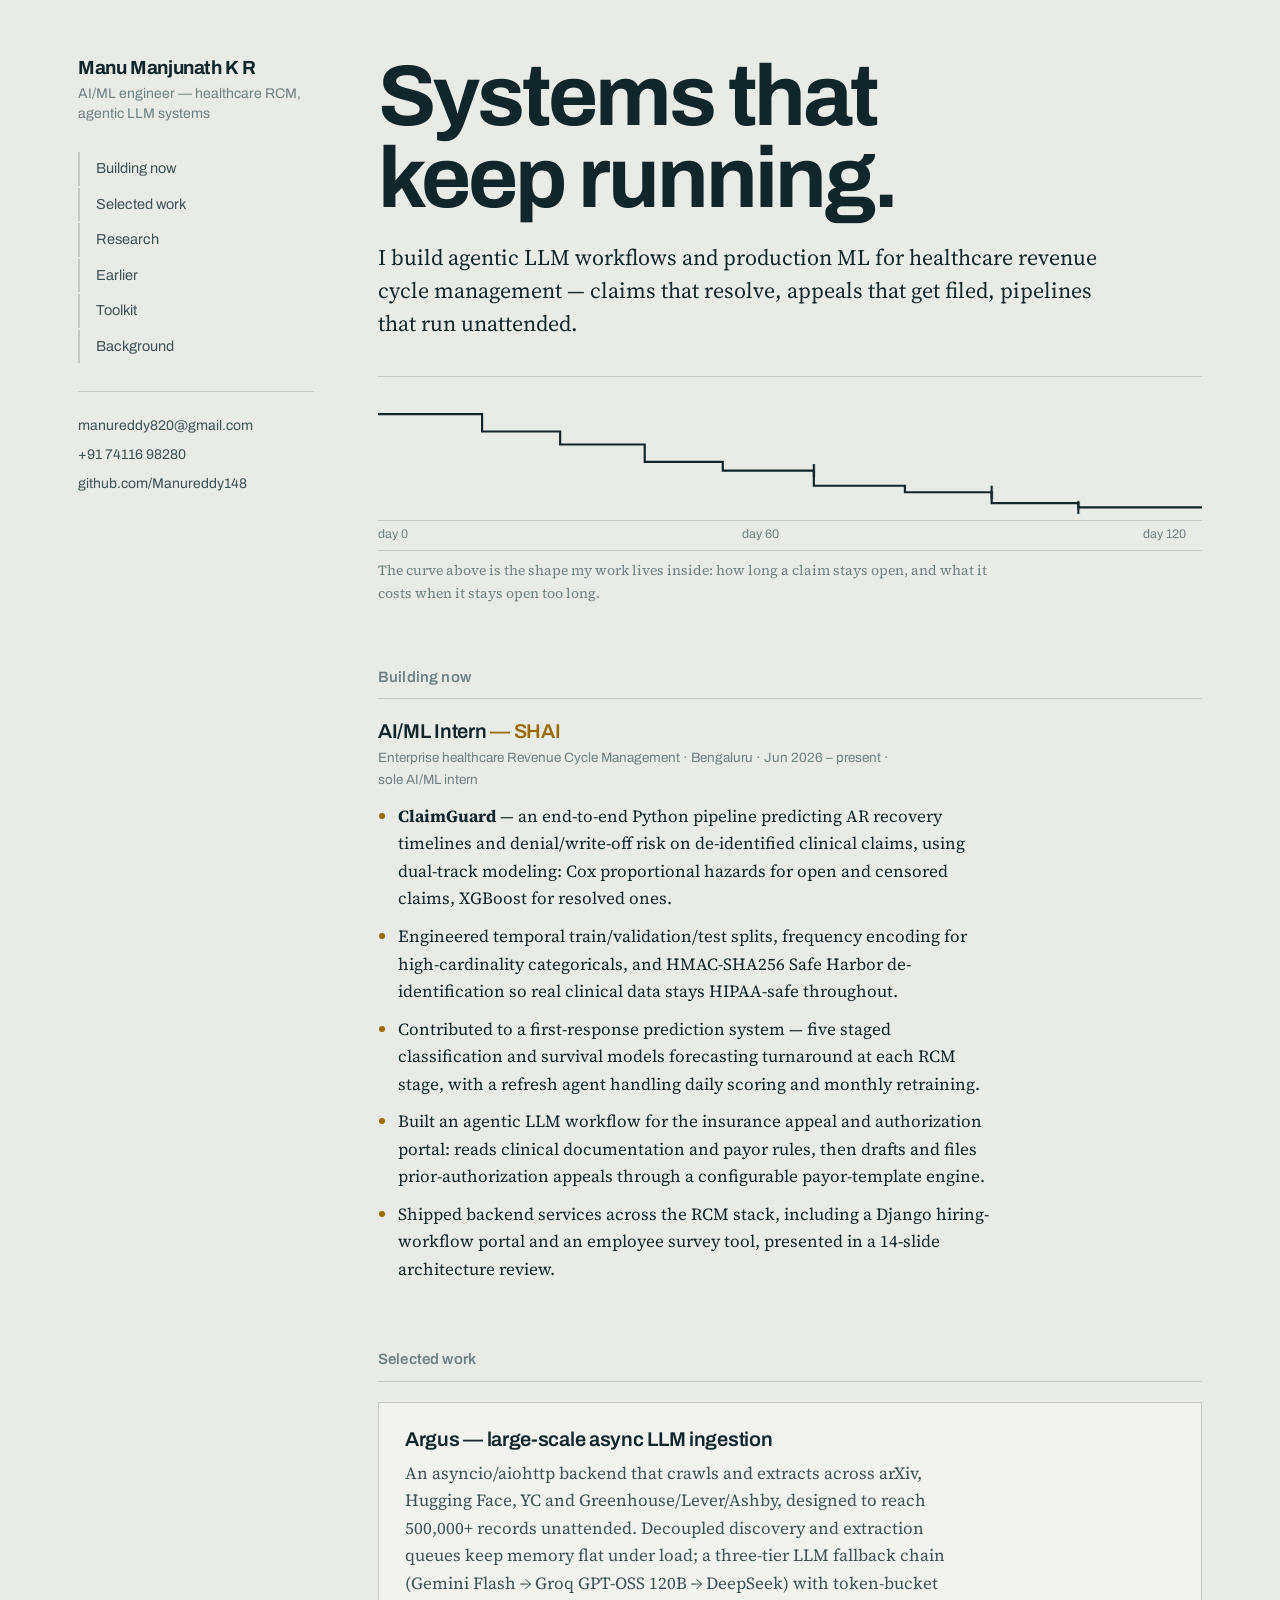
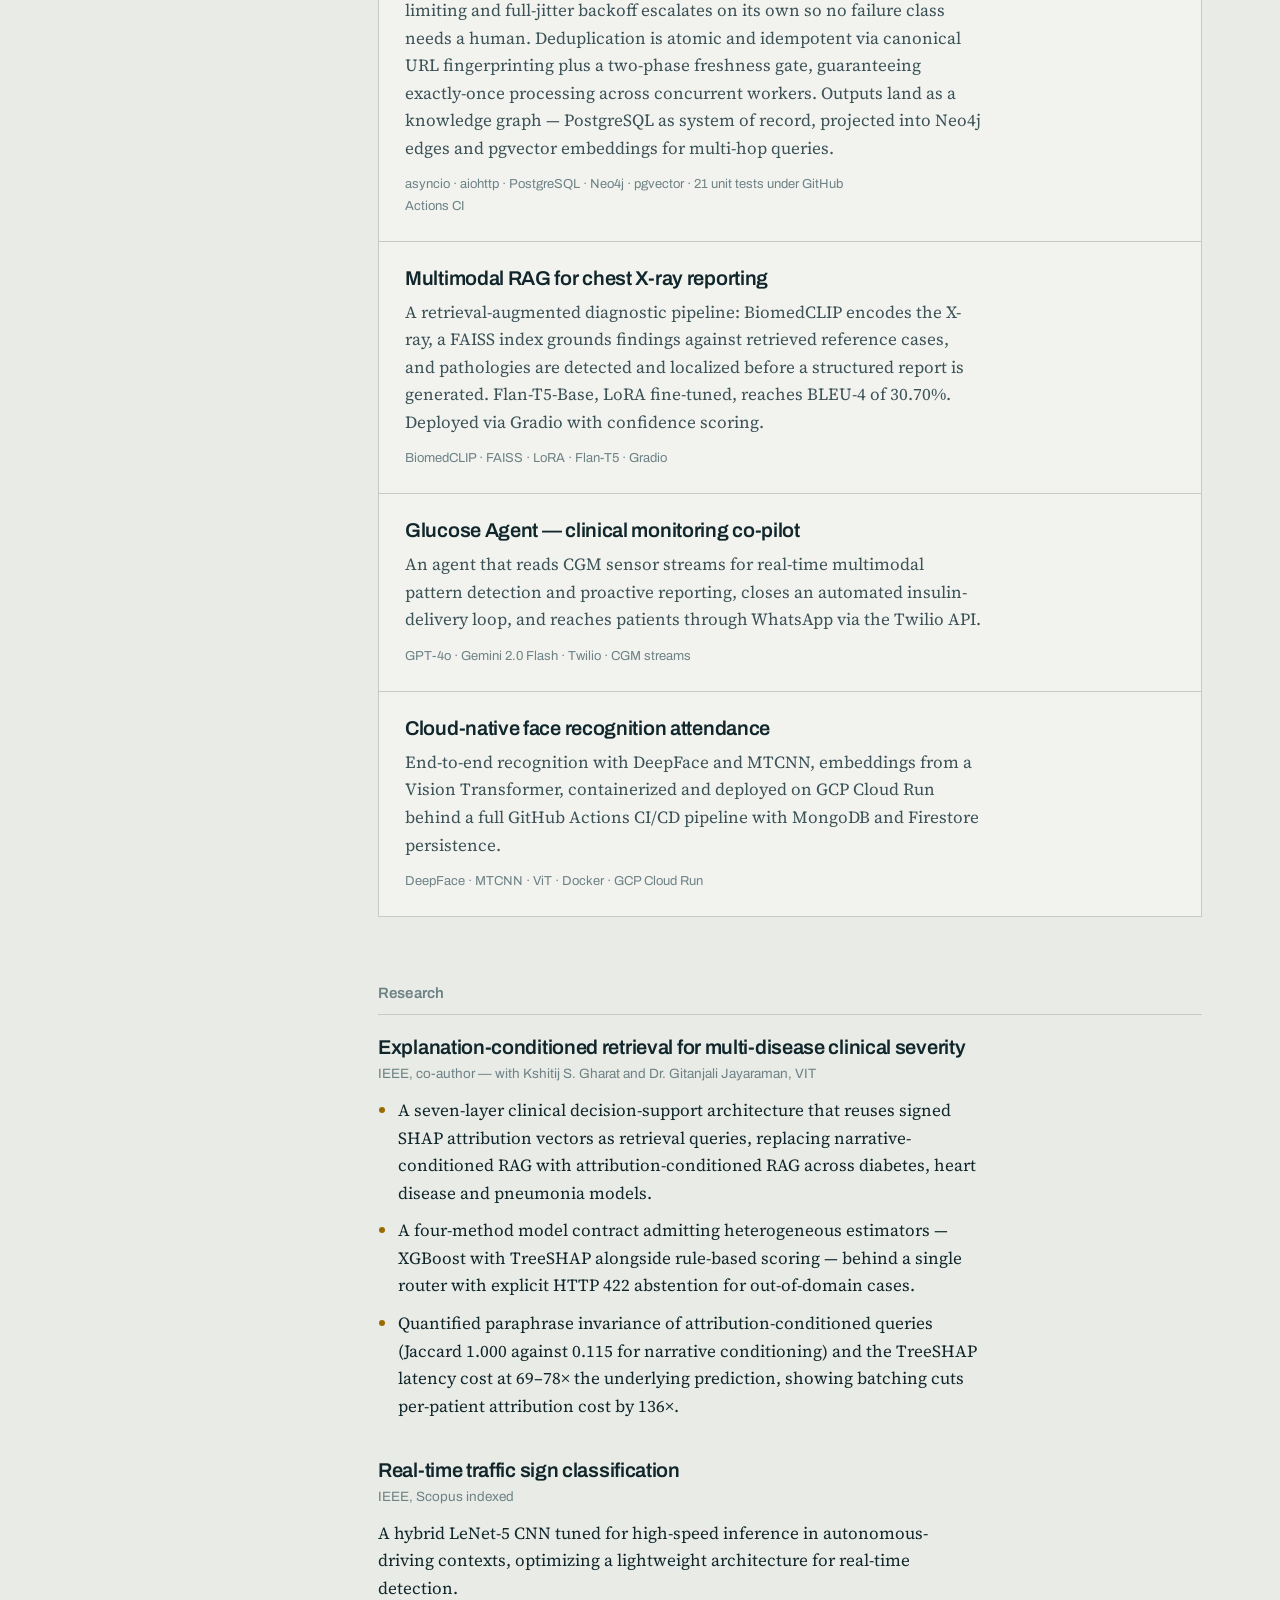
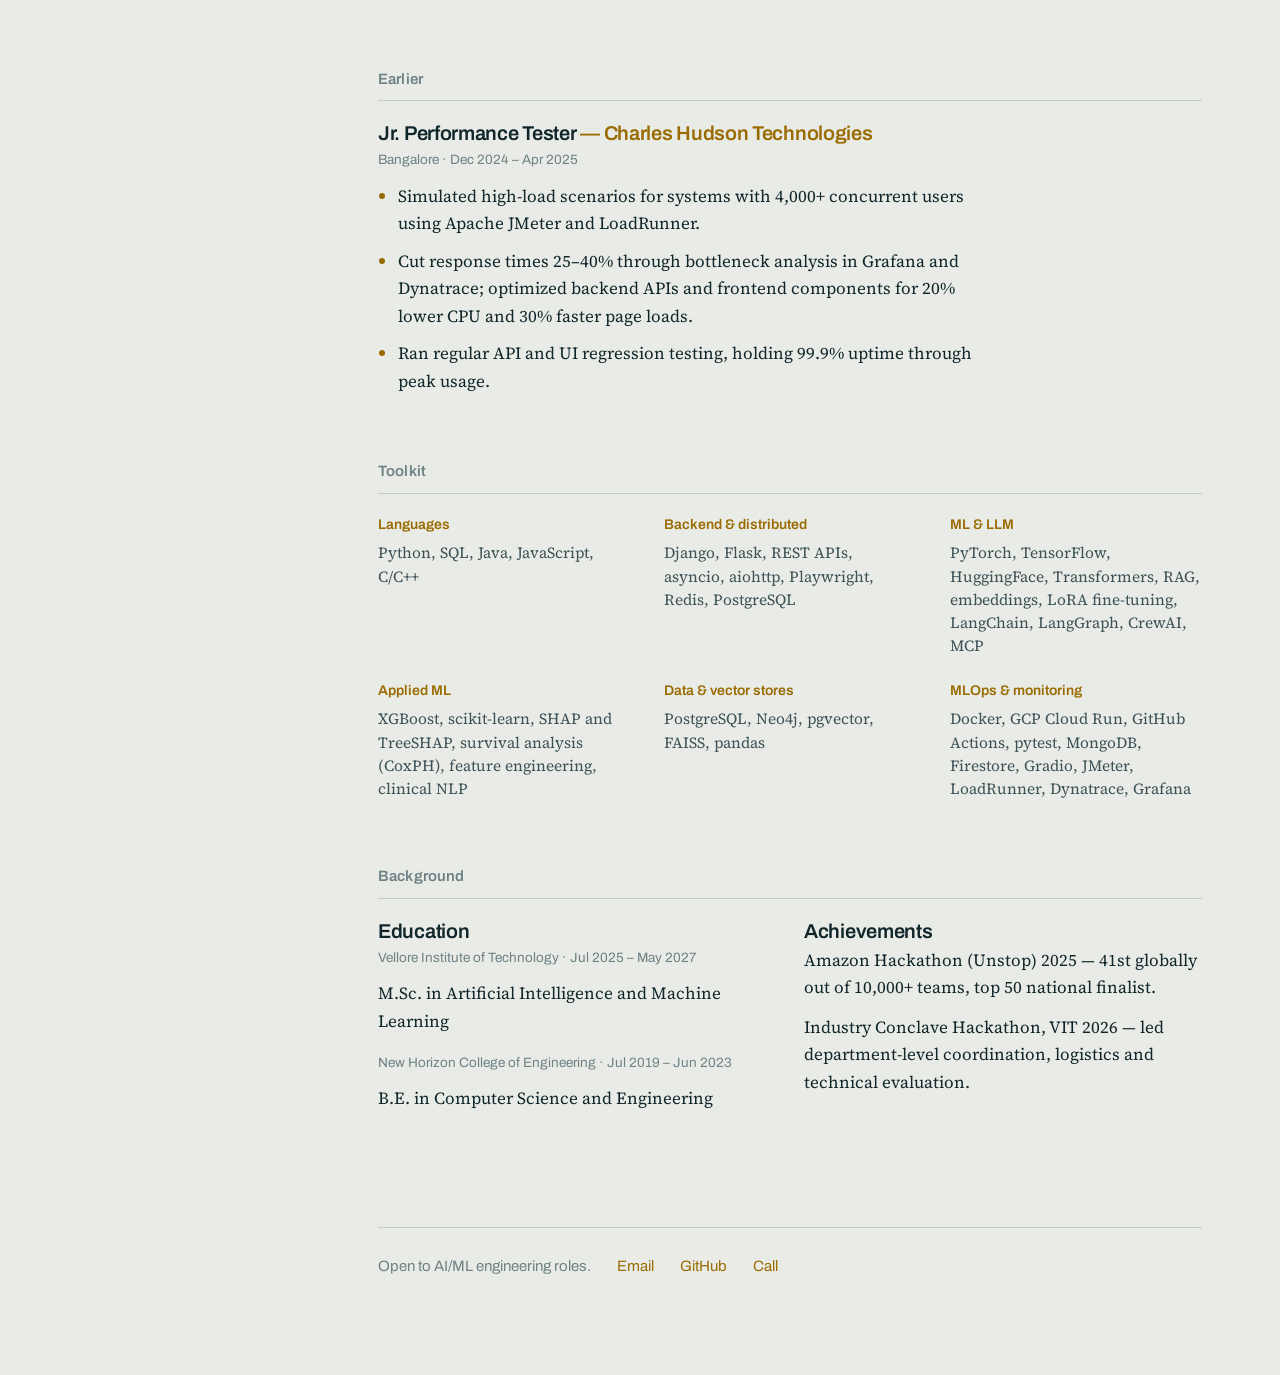
<file: index.html>
<!DOCTYPE html>
<html lang="en">
<head>
<meta charset="utf-8">
<meta name="viewport" content="width=device-width, initial-scale=1">
<title>Manu Manjunath K R — AI/ML Engineer</title>
<meta name="description" content="AI/ML engineer building agentic LLM systems and production ML for healthcare revenue cycle management.">
<link rel="preconnect" href="https://fonts.googleapis.com">
<link rel="preconnect" href="https://fonts.gstatic.com" crossorigin>
<link href="https://fonts.googleapis.com/css2?family=Archivo:wght@400;500;600;700&family=Source+Serif+4:opsz,wght@8..60,400;8..60,600&display=swap" rel="stylesheet">
<style>
:root{
  --paper:#E9EBE6;
  --ink:#10262B;
  --ink-soft:#3C5257;
  --muted:#6E8286;
  --rule:#C6CCC5;
  --accent:#9A6B00;
  --accent-bright:#C9930C;
  --card:#F2F3EF;
  --curve:#10262B;
}
:root:not([data-theme="light"]){
  color-scheme:light;
}
@media (prefers-color-scheme: dark){
  :root:not([data-theme="light"]){
    --paper:#0F2429;
    --ink:#E4E9E5;
    --ink-soft:#B3C2C0;
    --muted:#7C918F;
    --rule:#22434A;
    --accent:#D8B70A;
    --accent-bright:#E9CB3E;
    --card:#153037;
    --curve:#D8B70A;
    color-scheme:dark;
  }
}
:root[data-theme="dark"]{
  --paper:#0F2429;
  --ink:#E4E9E5;
  --ink-soft:#B3C2C0;
  --muted:#7C918F;
  --rule:#22434A;
  --accent:#D8B70A;
  --accent-bright:#E9CB3E;
  --card:#153037;
  --curve:#D8B70A;
  color-scheme:dark;
}

*{box-sizing:border-box;}
html{-webkit-text-size-adjust:100%;}
body{
  margin:0;
  background:var(--paper);
  color:var(--ink);
  font-family:"Source Serif 4", Georgia, "Times New Roman", serif;
  font-size:17px;
  line-height:1.62;
  -webkit-font-smoothing:antialiased;
}
a{color:inherit;}

.shell{
  max-width:1180px;
  margin:0 auto;
  padding:0 28px 96px;
  display:grid;
  grid-template-columns:236px minmax(0,1fr);
  gap:64px;
  align-items:start;
}

/* ---------- left rail ---------- */
.rail{
  position:sticky;
  top:0;
  padding:56px 0 40px;
  font-family:"Archivo", system-ui, sans-serif;
}
.rail .who{
  font-weight:700;
  font-size:19px;
  line-height:1.25;
  letter-spacing:-0.02em;
  margin:0 0 4px;
}
.rail .role{
  font-family:"Archivo", system-ui, sans-serif;
  font-size:14px;
  color:var(--muted);
  margin:0 0 28px;
  line-height:1.45;
}
nav ol{list-style:none;margin:0;padding:0;}
nav li{margin:0 0 2px;}
nav a{
  display:block;
  padding:5px 0 5px 16px;
  border-left:2px solid var(--rule);
  font-size:14.5px;
  text-decoration:none;
  color:var(--ink-soft);
  transition:border-color .15s, color .15s;
}
nav a:hover, nav a:focus-visible{color:var(--ink);border-left-color:var(--accent);}
.rail-contact{
  margin-top:28px;
  padding-top:20px;
  border-top:1px solid var(--rule);
  font-size:14px;
  color:var(--muted);
}
.rail-contact a{display:block;color:var(--ink-soft);text-decoration:none;padding:3px 0;}
.rail-contact a:hover,.rail-contact a:focus-visible{color:var(--accent);text-decoration:underline;}

/* ---------- main ---------- */
main{padding-top:56px;min-width:0;}

.hero{margin-bottom:20px;}
.hero h1{
  font-family:"Archivo", system-ui, sans-serif;
  font-weight:700;
  letter-spacing:-0.035em;
  line-height:0.95;
  font-size:clamp(44px,7.4vw,86px);
  margin:0 0 22px;
}
.hero p.lede{
  font-size:clamp(19px,2.1vw,22px);
  line-height:1.5;
  max-width:33em;
  margin:0 0 30px;
  color:var(--ink);
}
.hero p.lede em{font-style:normal;color:var(--accent);}

.curve{
  width:100%;
  height:auto;
  display:block;
  margin:36px 0 8px;
  border-top:1px solid var(--rule);
  border-bottom:1px solid var(--rule);
  padding:22px 0 8px;
}
.curve .step{
  fill:none;
  stroke:var(--curve);
  stroke-width:2;
  stroke-linejoin:miter;
  stroke-dasharray:900;
  stroke-dashoffset:900;
  animation:draw 1.9s cubic-bezier(.2,.7,.3,1) .25s forwards;
}
.curve .censor{stroke:var(--curve);stroke-width:2;opacity:0;animation:pop .01s linear 1.5s forwards;}
.curve text{
  font-family:"Archivo",system-ui,sans-serif;
  font-size:11.5px;
  fill:var(--muted);
}
@keyframes draw{to{stroke-dashoffset:0;}}
@keyframes pop{to{opacity:1;}}
@media (prefers-reduced-motion: reduce){
  .curve .step{animation:none;stroke-dashoffset:0;}
  .curve .censor{animation:none;opacity:1;}
}
.curve-note{
  font-size:14px;
  color:var(--muted);
  margin:0 0 60px;
  max-width:44em;
}

section{margin-bottom:64px;scroll-margin-top:24px;}
h2{
  font-family:"Archivo",system-ui,sans-serif;
  font-weight:600;
  font-size:15px;
  letter-spacing:0.01em;
  color:var(--muted);
  margin:0 0 20px;
  padding-bottom:9px;
  border-bottom:1px solid var(--rule);
}
h3{
  font-family:"Archivo",system-ui,sans-serif;
  font-weight:600;
  font-size:20px;
  letter-spacing:-0.015em;
  margin:0 0 3px;
  line-height:1.25;
}
h3 .at{color:var(--accent);}

.meta{
  font-family:"Archivo",system-ui,sans-serif;
  font-size:13.5px;
  color:var(--muted);
  margin:0 0 14px;
}

.entry{margin-bottom:38px;}
.entry:last-child{margin-bottom:0;}
.entry ul{margin:0;padding-left:20px;}
.entry li{margin-bottom:10px;max-width:66ch;}
.entry li::marker{color:var(--accent);}
.entry p{margin:0 0 12px;max-width:66ch;}

.work{
  display:grid;
  gap:1px;
  background:var(--rule);
  border:1px solid var(--rule);
}
.work article{
  background:var(--card);
  padding:24px 26px;
}
.work article p{margin:8px 0 0;max-width:64ch;color:var(--ink-soft);}
.work .tags{
  font-family:"Archivo",system-ui,sans-serif;
  font-size:13px;
  color:var(--muted);
  margin-top:12px;
}

.kit{display:grid;grid-template-columns:repeat(auto-fit,minmax(230px,1fr));gap:22px 34px;}
.kit div h4{
  font-family:"Archivo",system-ui,sans-serif;
  font-size:14px;
  font-weight:600;
  margin:0 0 5px;
  color:var(--accent);
}
.kit div p{margin:0;font-size:15.5px;line-height:1.5;color:var(--ink-soft);}

.two{display:grid;grid-template-columns:repeat(auto-fit,minmax(250px,1fr));gap:28px;}

footer{
  border-top:1px solid var(--rule);
  padding-top:26px;
  font-family:"Archivo",system-ui,sans-serif;
  font-size:15px;
  display:flex;
  flex-wrap:wrap;
  gap:10px 26px;
  align-items:baseline;
}
footer a{color:var(--accent);text-decoration:none;border-bottom:1px solid transparent;}
footer a:hover,footer a:focus-visible{border-bottom-color:var(--accent);}
footer span{color:var(--muted);}

:focus-visible{outline:2px solid var(--accent-bright);outline-offset:3px;}

@media (max-width:880px){
  .shell{grid-template-columns:1fr;gap:0;padding:0 22px 72px;}
  .rail{position:static;padding:34px 0 0;}
  .rail nav{display:none;}
  .rail .who{font-size:16px;}
  .rail .role{margin-bottom:0;}
  .rail-contact{display:flex;flex-wrap:wrap;gap:4px 18px;margin-top:18px;}
  main{padding-top:34px;}
  body{font-size:16.5px;}
  .work article{padding:20px;}
}
</style>
</head>
<body>
<div class="shell">

  <aside class="rail">
    <p class="who">Manu Manjunath K R</p>
    <p class="role">AI/ML engineer — healthcare RCM, agentic LLM systems</p>
    <nav aria-label="Sections">
      <ol>
        <li><a href="#now">Building now</a></li>
        <li><a href="#work">Selected work</a></li>
        <li><a href="#research">Research</a></li>
        <li><a href="#earlier">Earlier</a></li>
        <li><a href="#toolkit">Toolkit</a></li>
        <li><a href="#background">Background</a></li>
      </ol>
    </nav>
    <div class="rail-contact">
      <a href="mailto:manureddy820@gmail.com">manureddy820@gmail.com</a>
      <a href="tel:+917411698280">+91 74116 98280</a>
      <a href="https://github.com/Manureddy148" target="_blank" rel="noopener">github.com/Manureddy148</a>
    </div>
  </aside>

  <main>
    <header class="hero">
      <h1>Systems that<br>keep running.</h1>
      <p class="lede">I build agentic LLM workflows and production ML for healthcare revenue cycle management — claims that resolve, appeals that get filed, pipelines that run unattended.</p>
    </header>

    <svg class="curve" viewBox="0 0 760 132" role="img" aria-label="Stepped survival curve showing the share of insurance claims still unresolved as days pass after submission.">
      <line x1="0" y1="112" x2="760" y2="112" stroke="var(--rule)" stroke-width="1"/>
      <path class="step" d="M0,14 L96,14 L96,30 L168,30 L168,42 L246,42 L246,58 L318,58 L318,66 L402,66 L402,80 L486,80 L486,86 L566,86 L566,96 L646,96 L646,100 L760,100"/>
      <line class="censor" x1="402" y1="60" x2="402" y2="72"/>
      <line class="censor" x1="566" y1="80" x2="566" y2="92"/>
      <line class="censor" x1="646" y1="94" x2="646" y2="106"/>
      <text x="0" y="128">day 0</text>
      <text x="336" y="128">day 60</text>
      <text x="706" y="128">day 120</text>
    </svg>
    <p class="curve-note">The curve above is the shape my work lives inside: how long a claim stays open, and what it costs when it stays open too long.</p>

    <section id="now">
      <h2>Building now</h2>
      <div class="entry">
        <h3>AI/ML Intern <span class="at">— SHAI</span></h3>
        <p class="meta">Enterprise healthcare Revenue Cycle Management · Bengaluru · Jun 2026 – present · sole AI/ML intern</p>
        <ul>
          <li><strong>ClaimGuard</strong> — an end-to-end Python pipeline predicting AR recovery timelines and denial/write-off risk on de-identified clinical claims, using dual-track modeling: Cox proportional hazards for open and censored claims, XGBoost for resolved ones.</li>
          <li>Engineered temporal train/validation/test splits, frequency encoding for high-cardinality categoricals, and HMAC-SHA256 Safe Harbor de-identification so real clinical data stays HIPAA-safe throughout.</li>
          <li>Contributed to a first-response prediction system — five staged classification and survival models forecasting turnaround at each RCM stage, with a refresh agent handling daily scoring and monthly retraining.</li>
          <li>Built an agentic LLM workflow for the insurance appeal and authorization portal: reads clinical documentation and payor rules, then drafts and files prior-authorization appeals through a configurable payor-template engine.</li>
          <li>Shipped backend services across the RCM stack, including a Django hiring-workflow portal and an employee survey tool, presented in a 14-slide architecture review.</li>
        </ul>
      </div>
    </section>

    <section id="work">
      <h2>Selected work</h2>
      <div class="work">
        <article>
          <h3>Argus — large-scale async LLM ingestion</h3>
          <p>An asyncio/aiohttp backend that crawls and extracts across arXiv, Hugging Face, YC and Greenhouse/Lever/Ashby, designed to reach 500,000+ records unattended. Decoupled discovery and extraction queues keep memory flat under load; a three-tier LLM fallback chain (Gemini Flash → Groq GPT-OSS 120B → DeepSeek) with token-bucket limiting and full-jitter backoff escalates on its own so no failure class needs a human. Deduplication is atomic and idempotent via canonical URL fingerprinting plus a two-phase freshness gate, guaranteeing exactly-once processing across concurrent workers. Outputs land as a knowledge graph — PostgreSQL as system of record, projected into Neo4j edges and pgvector embeddings for multi-hop queries.</p>
          <p class="tags">asyncio · aiohttp · PostgreSQL · Neo4j · pgvector · 21 unit tests under GitHub Actions CI</p>
        </article>
        <article>
          <h3>Multimodal RAG for chest X-ray reporting</h3>
          <p>A retrieval-augmented diagnostic pipeline: BiomedCLIP encodes the X-ray, a FAISS index grounds findings against retrieved reference cases, and pathologies are detected and localized before a structured report is generated. Flan-T5-Base, LoRA fine-tuned, reaches BLEU-4 of 30.70%. Deployed via Gradio with confidence scoring.</p>
          <p class="tags">BiomedCLIP · FAISS · LoRA · Flan-T5 · Gradio</p>
        </article>
        <article>
          <h3>Glucose Agent — clinical monitoring co-pilot</h3>
          <p>An agent that reads CGM sensor streams for real-time multimodal pattern detection and proactive reporting, closes an automated insulin-delivery loop, and reaches patients through WhatsApp via the Twilio API.</p>
          <p class="tags">GPT-4o · Gemini 2.0 Flash · Twilio · CGM streams</p>
        </article>
        <article>
          <h3>Cloud-native face recognition attendance</h3>
          <p>End-to-end recognition with DeepFace and MTCNN, embeddings from a Vision Transformer, containerized and deployed on GCP Cloud Run behind a full GitHub Actions CI/CD pipeline with MongoDB and Firestore persistence.</p>
          <p class="tags">DeepFace · MTCNN · ViT · Docker · GCP Cloud Run</p>
        </article>
      </div>
    </section>

    <section id="research">
      <h2>Research</h2>
      <div class="entry">
        <h3>Explanation-conditioned retrieval for multi-disease clinical severity</h3>
        <p class="meta">IEEE, co-author — with Kshitij S. Gharat and Dr. Gitanjali Jayaraman, VIT</p>
        <ul>
          <li>A seven-layer clinical decision-support architecture that reuses signed SHAP attribution vectors as retrieval queries, replacing narrative-conditioned RAG with attribution-conditioned RAG across diabetes, heart disease and pneumonia models.</li>
          <li>A four-method model contract admitting heterogeneous estimators — XGBoost with TreeSHAP alongside rule-based scoring — behind a single router with explicit HTTP 422 abstention for out-of-domain cases.</li>
          <li>Quantified paraphrase invariance of attribution-conditioned queries (Jaccard 1.000 against 0.115 for narrative conditioning) and the TreeSHAP latency cost at 69–78× the underlying prediction, showing batching cuts per-patient attribution cost by 136×.</li>
        </ul>
      </div>
      <div class="entry">
        <h3>Real-time traffic sign classification</h3>
        <p class="meta">IEEE, Scopus indexed</p>
        <p>A hybrid LeNet-5 CNN tuned for high-speed inference in autonomous-driving contexts, optimizing a lightweight architecture for real-time detection.</p>
      </div>
    </section>

    <section id="earlier">
      <h2>Earlier</h2>
      <div class="entry">
        <h3>Jr. Performance Tester <span class="at">— Charles Hudson Technologies</span></h3>
        <p class="meta">Bangalore · Dec 2024 – Apr 2025</p>
        <ul>
          <li>Simulated high-load scenarios for systems with 4,000+ concurrent users using Apache JMeter and LoadRunner.</li>
          <li>Cut response times 25–40% through bottleneck analysis in Grafana and Dynatrace; optimized backend APIs and frontend components for 20% lower CPU and 30% faster page loads.</li>
          <li>Ran regular API and UI regression testing, holding 99.9% uptime through peak usage.</li>
        </ul>
      </div>
    </section>

    <section id="toolkit">
      <h2>Toolkit</h2>
      <div class="kit">
        <div><h4>Languages</h4><p>Python, SQL, Java, JavaScript, C/C++</p></div>
        <div><h4>Backend &amp; distributed</h4><p>Django, Flask, REST APIs, asyncio, aiohttp, Playwright, Redis, PostgreSQL</p></div>
        <div><h4>ML &amp; LLM</h4><p>PyTorch, TensorFlow, HuggingFace, Transformers, RAG, embeddings, LoRA fine-tuning, LangChain, LangGraph, CrewAI, MCP</p></div>
        <div><h4>Applied ML</h4><p>XGBoost, scikit-learn, SHAP and TreeSHAP, survival analysis (CoxPH), feature engineering, clinical NLP</p></div>
        <div><h4>Data &amp; vector stores</h4><p>PostgreSQL, Neo4j, pgvector, FAISS, pandas</p></div>
        <div><h4>MLOps &amp; monitoring</h4><p>Docker, GCP Cloud Run, GitHub Actions, pytest, MongoDB, Firestore, Gradio, JMeter, LoadRunner, Dynatrace, Grafana</p></div>
      </div>
    </section>

    <section id="background">
      <h2>Background</h2>
      <div class="two">
        <div class="entry">
          <h3>Education</h3>
          <p class="meta">Vellore Institute of Technology · Jul 2025 – May 2027</p>
          <p>M.Sc. in Artificial Intelligence and Machine Learning</p>
          <p class="meta" style="margin-top:16px">New Horizon College of Engineering · Jul 2019 – Jun 2023</p>
          <p>B.E. in Computer Science and Engineering</p>
        </div>
        <div class="entry">
          <h3>Achievements</h3>
          <p>Amazon Hackathon (Unstop) 2025 — 41st globally out of 10,000+ teams, top 50 national finalist.</p>
          <p>Industry Conclave Hackathon, VIT 2026 — led department-level coordination, logistics and technical evaluation.</p>
        </div>
      </div>
    </section>

    <footer>
      <span>Open to AI/ML engineering roles.</span>
      <a href="mailto:manureddy820@gmail.com">Email</a>
      <a href="https://github.com/Manureddy148" target="_blank" rel="noopener">GitHub</a>
      <a href="tel:+917411698280">Call</a>
    </footer>
  </main>

</div>
</body>
</html>
</file>
